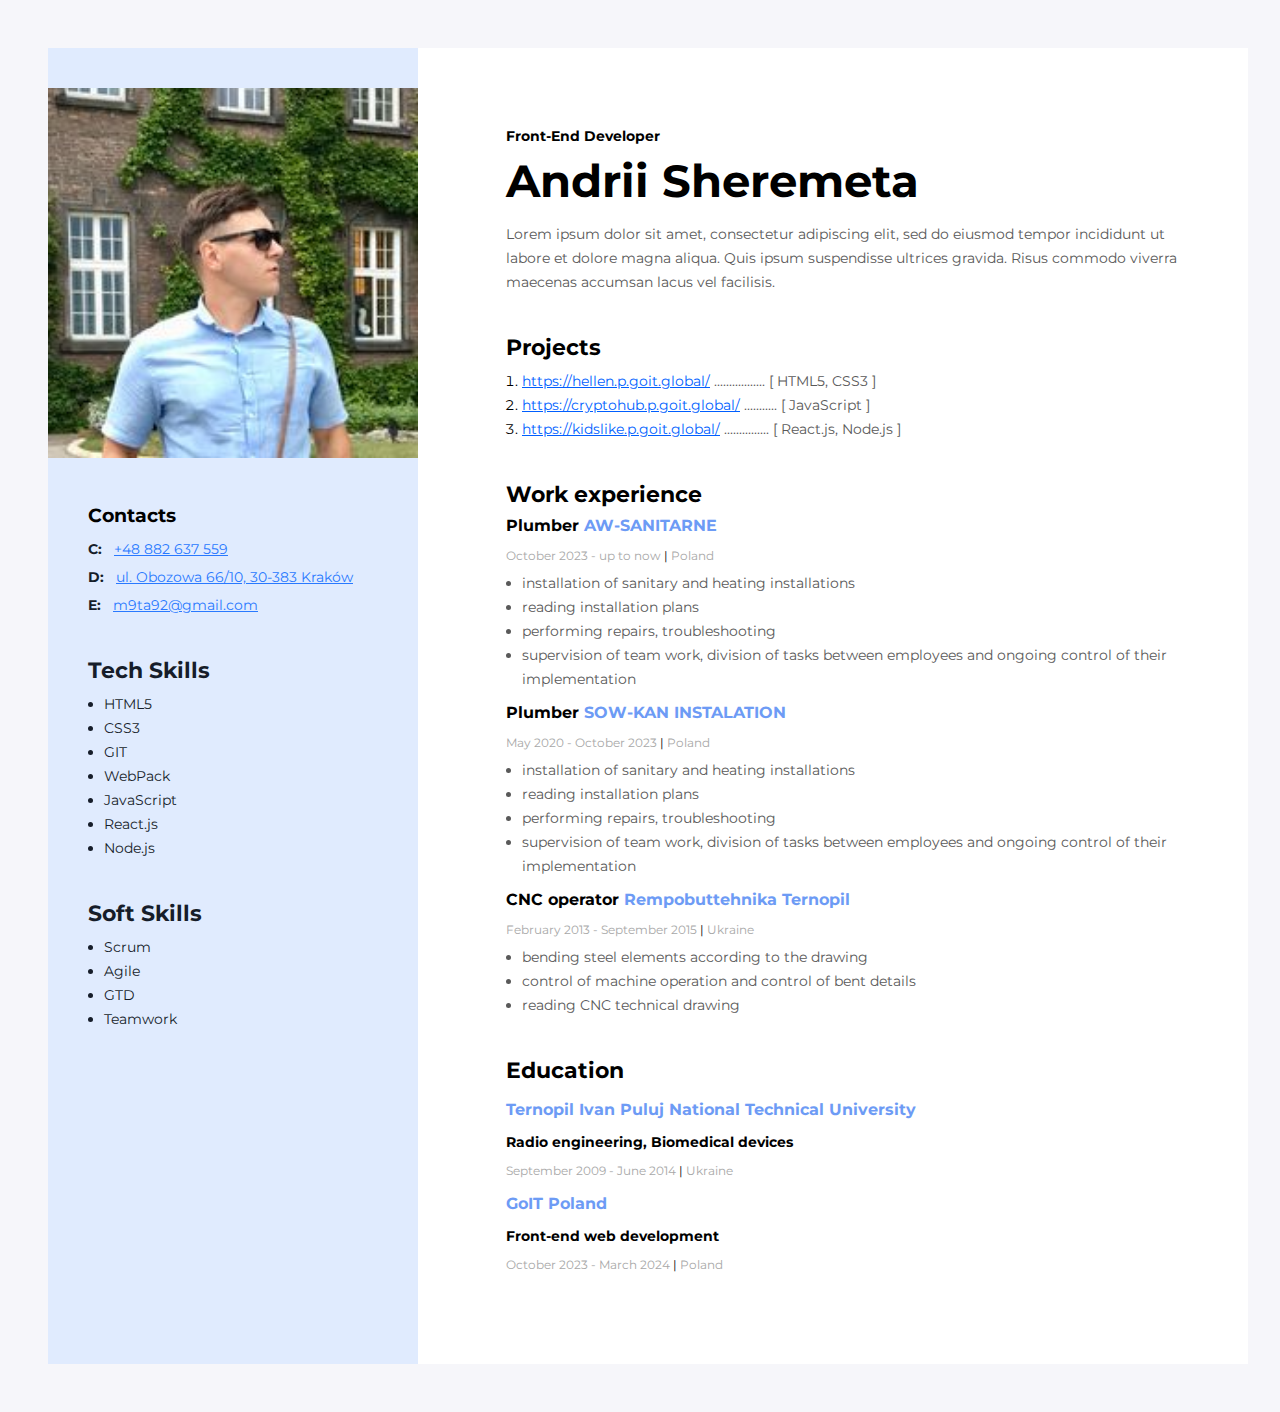
<file: index.html>
<!DOCTYPE html>
<html lang="en">

<head>
    <meta charset="UTF-8">
    <meta name="viewport" content="width=device-width, initial-scale=1.0">
    <title>my_resume</title>

    <link rel="preconnect" href="https://fonts.googleapis.com">
    <link rel="preconnect" href="https://fonts.gstatic.com" crossorigin>
    <link href="https://fonts.googleapis.com/css2?family=Montserrat:ital,wght@0,100..900;1,100..900&display=swap"
        rel="stylesheet">
    <link rel="stylesheet" href="css/styles.css">
</head>

<body>
    <!-- Wrapper -->
    <div class="wrapper">
        <!--Main content-->
        <div class="main-content">
            <!--My info-->
            <div class="my-info">
                <h2 class="my-profession">Front-End Developer</h2>
                <h1 class="my-name">Andrii Sheremeta</h1>
                <P class="my-descr">Lorem ipsum dolor sit amet, consectetur adipiscing elit, sed do eiusmod tempor
                    incididunt ut labore
                    et dolore magna aliqua. Quis ipsum suspendisse ultrices gravida. Risus commodo viverra maecenas
                    accumsan lacus vel facilisis. </P>
            </div>
            <!--My projects-->
            <div class="my-projects">
                <h3 class="my-projects-title">Projects</h3>
                <ol class="my-projects-list">
                    <li class="my-projects-item">
                        <a class="my-projects-item-link" href="https://hellen.p.goit.global/"
                            target="_blank">https://hellen.p.goit.global/</a>

                        <span class="my-projects-item-tech">.................
                            [ HTML5, CSS3 ]</span>
                    </li>
                    <li class="my-projects-item">
                        <a class="my-projects-item-link" href="https://cryptohub.p.goit.global/"
                            target="_blank">https://cryptohub.p.goit.global/</a>
                        <span class="my-projects-item-tech">...........
                            [ JavaScript ]</span>

                    </li>
                    <li class="my-projects-item">
                        <a class="my-projects-item-link" href="https://kidslike.p.goit.global/"
                            target="_blank">https://kidslike.p.goit.global/</a>
                        <span class="my-projects-item-tech">...............
                            [ React.js, Node.js ]</span>

                    </li>
                </ol>
            </div>
            <!--Work experience-->
            <div class="work-experience">
                <h3 class="work-experience-title">Work experience</h3>
                <!--Company 1-->
                <div class="work-experience-container">
                    <h4 class="work-experience-company">Plumber <span class="company-name">AW-SANITARNE</span>
                    </h4>
                    <p class="work-experience-period">October 2023 - up to now <span
                            class="work-experience-period-separator">|</span> Poland</p>
                    <ul class="work-experience-duties-list">
                        <li class="work-experience-duties-item">installation of sanitary and heating installations</li>
                        <li class="work-experience-duties-item">reading installation plans</li>
                        <li class="work-experience-duties-item">performing repairs, troubleshooting</li>
                        <li class="work-experience-duties-item">supervision of team work, division of tasks between
                            employees and ongoing control of their implementation</li>
                    </ul>
                </div>
                <!--Company 2-->
                <div class="work-experience-container">
                    <h4 class="work-experience-company">Plumber <span class="company-name">SOW-KAN INSTALATION</span>
                    </h4>
                    <p class="work-experience-period">May 2020 - October 2023 <span
                            class="work-experience-period-separator">|</span> Poland</p>
                    <ul class="work-experience-duties-list">
                        <li class="work-experience-duties-item">installation of sanitary and heating installations</li>
                        <li class="work-experience-duties-item">reading installation plans</li>
                        <li class="work-experience-duties-item">performing repairs, troubleshooting</li>
                        <li class="work-experience-duties-item">supervision of team work, division of tasks between
                            employees and ongoing control of their implementation</li>
                    </ul>
                </div>
                <!--Company 3-->
                <div class="work-experience-container">
                    <h4 class="work-experience-company">CNC operator <span class="company-name">Rempobuttehnika
                            Ternopil</span></h4>
                    <p class="work-experience-period">February 2013 - September 2015 <span
                            class="work-experience-period-separator">|</span> Ukraine</p>
                    <ul class="work-experience-duties-list">
                        <li class="work-experience-duties-item">bending steel elements according to the drawing</li>
                        <li class="work-experience-duties-item">control of machine operation and control of bent details
                        </li>
                        <li class="work-experience-duties-item">reading CNC technical drawing</li>
                    </ul>
                </div>
            </div>
            <!--Education-->
            <div class="education">
                <h3 class="education-title">Education</h3>
                <!-- 1 -->
                <p class="education-school">Ternopil Ivan Puluj National Technical University</p>
                <p class="education-profession">Radio engineering, Biomedical devices</p>
                <p class="education-period">September 2009 - June 2014
                    <span class="education-period-separator">|</span>
                    Ukraine
                </p>
                <!-- 2 -->
                <p class="education-school">GoIT Poland</p>
                <p class="education-profession">Front-end web development</p>
                <p class="education-period">October 2023 - March 2024
                    <span class="education-period-separator">|</span>
                    Poland
            </div>
        </div>
        <!--Sidebar-->
        <aside class="sidebar">
            <img src="img/my photo.jpg" alt="My photo" width="370">
            <div class="sidebar-content">

                <!--Contacts-->
                <div class="contacts-container">
                    <h3 class="contacts-title">Contacts</h3>
                    <p class="contacts-item">
                        <span class="contacts-type">C:</span>
                        <a class="contacts-link" href="tel:+48882637559">+48 882 637 559</a>
                    </p>

                    <p class="contacts-item">
                        <span class="contacts-type">D:</span>
                        <a class="contacts-link" href="https://maps.app.goo.gl/ogVHrDyvKFqKVFa96" target="_blank">ul. Obozowa 66/10, 30-383
                            Kraków</a>
                    </p>

                    <p class="contacts-item">
                        <span class="contacts-type">E:</span>
                        <a class="contacts-link" href="m9ta92@gmail.com">m9ta92@gmail.com</a>
                    </p>
                </div>
                <!--Tech skills-->
                <div class="tech-skills">
                    <h3 class="tech-skills-title">Tech Skills</h3>
                    <ul class="tech-skills-list">
                        <li class="tech-skills-list-item">HTML5</li>
                        <li class="tech-skills-list-item">CSS3</li>
                        <li class="tech-skills-list-item">GIT</li>
                        <li class="tech-skills-list-item">WebPack</li>
                        <li class="tech-skills-list-item">JavaScript</li>
                        <li class="tech-skills-list-item">React.js</li>
                        <li class="tech-skills-list-item">Node.js</li>
                    </ul>
                </div>
                <!--Soft Skills-->
                <div class="soft-skills">
                    <h3 class="soft-skills-title">Soft Skills</h3>
                    <ul class="soft-skills-list">
                        <li class="soft-skills-list-item">Scrum</li>
                        <li class="soft-skills-list-item">Agile</li>
                        <li class="soft-skills-list-item">GTD</li>
                        <li class="soft-skills-list-item">Teamwork</li>
                    </ul>
                </div>
            </div>
        </aside>
    </div>
</body>

</html>
</file>
<file: css/styles.css>
body {
    background: #F6F6FA;
    padding: 40px 40px 40px 40px;
    font-family: "Montserrat", sans-serif;
}

ul {
    margin-top: 0;
    margin-bottom: 0;
}

ol {
    margin-top: 0;
    margin-bottom: 0;
}

.wrapper {
    background-color: white;
    display: flex;
    flex-direction: row-reverse;
    width: 1200px;
    margin: 0 auto;
}

.main-content {
    padding-left: 88px;
    padding-top: 80px;
    padding-right: 40px;
    padding-bottom: 80px;
    box-sizing: border-box;
}

.sidebar {
    background-color: #E0EBFE;
    padding-top: 40px;
    padding-bottom: 40 px;
    box-sizing: border-box;
    width: 370px;
}

.sidebar-content {
    padding-left: 40px;
    padding-top: 40px;
    padding-right: 40px;
    box-sizing: border-box;
}

.contacts-title {
    color: #161D2A font-size: 22px;
    line-height: 27px;
    font-weight: 700;
    margin-top: 0;
    margin-bottom: 8px;
}

.contacts-type {
    font-family: 'Montserrat';
    font-style: normal;
    font-weight: 700;
    font-size: 14px;
    line-height: 24px;
    color: #161D2A;
    margin-right: 8px;
}

.contacts-link {
    font-family: 'Montserrat';
    font-style: normal;
    font-weight: 400;
    font-size: 14px;
    line-height: 24px;
    color: #2979ff;
}

.contacts-item {
    margin-top: 0;
    margin-bottom: 4px;
}

.contacts-container {
    margin-bottom: 40px;
}

.tech-skills {
    margin-bottom: 40px;

}

.tech-skills-title {
    font-family: 'Montserrat';
    font-style: normal;
    font-weight: 700;
    font-size: 22px;
    line-height: 27px;
    color: #161D2A;
    margin-top: 0;
    margin-bottom: 8px;
}

.tech-skills-list {
    padding-left: 16px;
    font-family: 'Montserrat';
    font-style: normal;
    font-weight: 400;
    font-size: 14px;
    line-height: 24px;
    color: #161D2A;
}

.tech-skills-list-item {
    font-family: 'Montserrat';
    font-style: normal;
    font-weight: 400;
    font-size: 14px;
    line-height: 24px;
    color: #161D2A;
}

.soft-skills {
    margin-bottom: 40px;
}

.soft-skills-title {
    font-family: 'Montserrat';
    font-style: normal;
    font-weight: 700;
    font-size: 22px;
    line-height: 27px;
    color: #161D2A;
    margin-top: 0;
    margin-bottom: 8px;
}

.soft-skills-list {
    font-family: 'Montserrat';
    font-style: normal;
    font-weight: 400;
    font-size: 14px;
    line-height: 24px;
    color: #161D2A;
    padding-left: 16px;
}

.soft-skills-list-item {
    font-family: 'Montserrat';
    font-style: normal;
    font-weight: 400;
    font-size: 14px;
    line-height: 24px;
    color: #161D2A;
}

/* Main content staly */

.my-profession {
    font-weight: 700;
    font-size: 14px;
    line-height: 17px;
    color: #000000;

    margin-top: 0;
    margin-bottom: 8px;
}

.my-name {
    font-weight: 700;
    font-size: 45px;
    line-height: 55px;
    color: #000000;
    margin-top: 0;
    margin-bottom: 12px;
}

.my-descr {
    font-weight: 400;
    font-size: 14px;
    line-height: 24px;
    color: #595959;
}

.my-info {
    margin-bottom: 40px;
}

/* My projects */

.my-projects-title {
    font-weight: 700;
    font-size: 22px;
    line-height: 27px;
    color: #000000;
    margin-top: 0;
    margin-bottom: 8px;
}

.my-projects-list {
    padding-left: 16px;
    font-family: 'Montserrat';
    font-style: normal;
    font-weight: 700;
    font-size: 14px;
    line-height: 24px;


}

.my-projects-item {
    font-weight: 400;
    font-size: 14px;
    line-height: 24px;
}

.my-projects-item-link {
    font-weight: 400;
    font-size: 14px;
    line-height: 24px;
    text-decoration-line: underline;
    color: #005FFF;
}

.my-projects-item-tech {
    font-weight: 400;
    font-size: 14px;
    line-height: 24px;
    color: #595959;
}

.my-projects {
    margin-bottom: 40px;
}

/* Work Experience */

.work-experience-title {
    font-weight: 700;
    font-size: 22px;
    line-height: 27px;
    color: #000000;
    margin-top: 0;
    margin-bottom: 8px;
}

.work-experience-company {
    font-weight: 700;
    font-size: 16px;
    line-height: 20px;
    color: #000000;
    margin-top: 0;
    margin-bottom: 12px;
}

.company-name {
    color: #6D9BF5;
}

.work-experience-period {
    font-weight: 400;
    font-size: 12px;
    line-height: 15px;
    color: #A8A8A8;
    margin-bottom: 8px;
}

.work-experience-period-separator {
    color: #000000;

}


.work-experience-duties-list {
    padding-left: 16px;
}

.work-experience-duties-item {
    font-weight: 400;
    font-size: 14px;
    line-height: 24px;
    color: #595959;
}

.work-experience-container {
    margin-bottom: 12px;
}

.work-experience {
    margin-bottom: 40px;
}

/* Education */

.education-title {
    font-weight: 700;
    font-size: 22px;
    line-height: 27px;
    color: #000000;
    margin-top: 0;
    margin-bottom: 8px;
}

.education-school {
    font-weight: 700;
    font-size: 16px;
    line-height: 20px;
    color: #6D9BF5;
    margin-bottom: 8px;
}

.education-profession {
    font-weight: 700;
    font-size: 14px;
    line-height: 17px;
    color: #000000;
    margin-bottom: 8px;
}

.education-period {
    font-weight: 400;
    font-size: 12px;
    line-height: 15px;
    color: #A8A8A8;
}

.education-period-separator {
    color: #000000;
}
</file>
